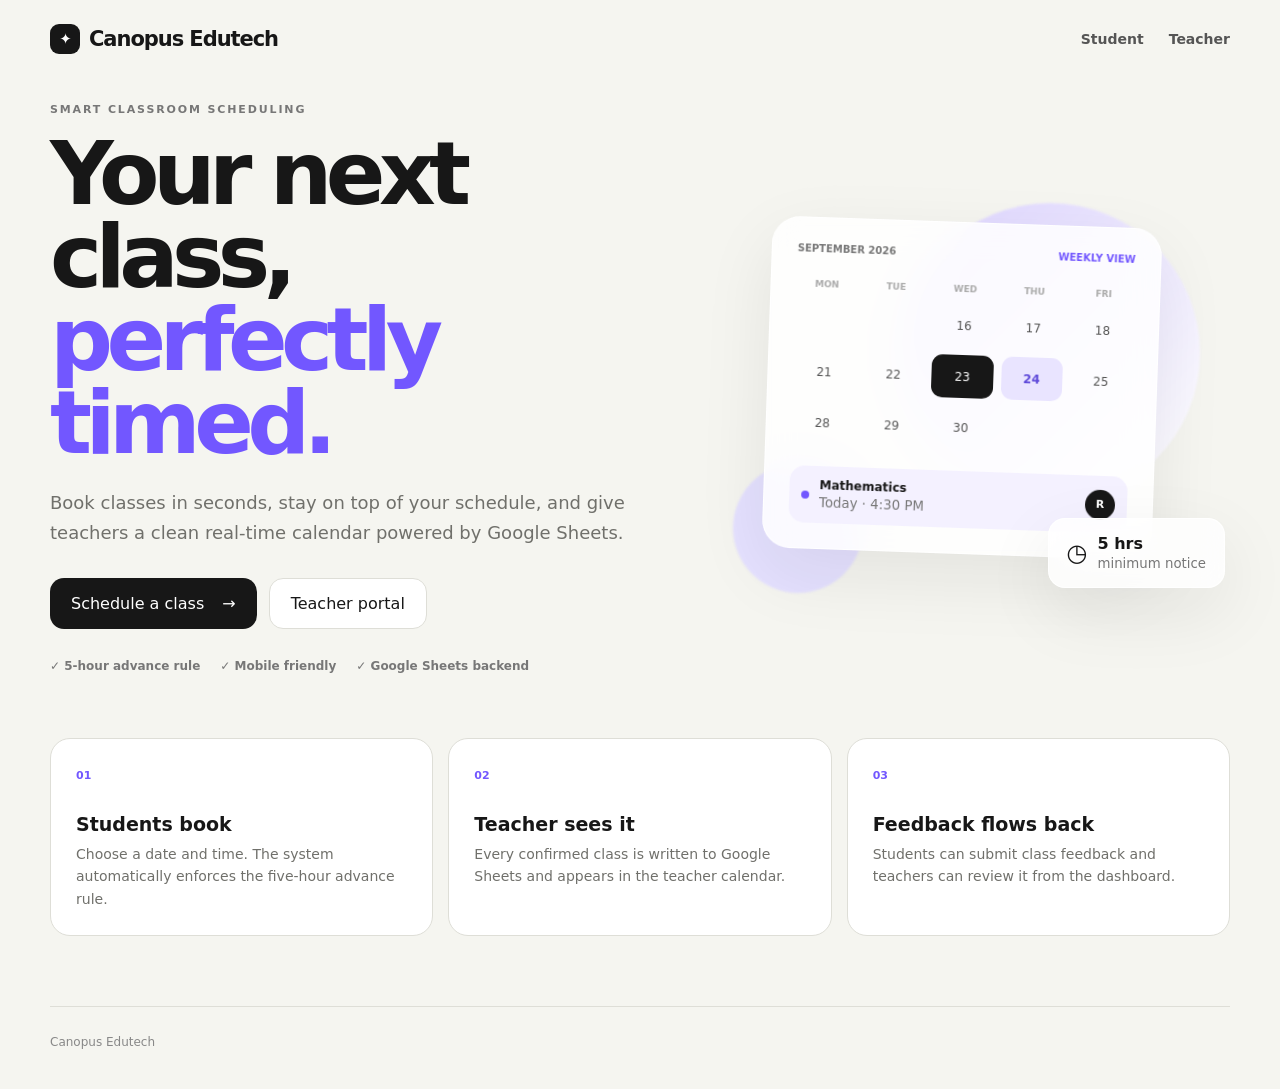
<file: index.html>
<!DOCTYPE html>
<html lang="en">
<head>
  <meta charset="UTF-8">
  <meta name="viewport" content="width=device-width, initial-scale=1.0">
  <title>Canopus Edutech — Smart Class Scheduling</title>
  <link rel="stylesheet" href="css/style.css">
</head>
<body class="landing">
  <nav class="nav container">
    <a class="brand" href="index.html"><span class="brand-mark">✦</span> Canopus Edutech</a>
    <div class="nav-links">
      <a href="student.html">Student</a>
      <a href="teacher-login.html">Teacher</a>
    </div>
  </nav>

  <main>
    <section class="hero container">
      <div class="hero-copy">
        <div class="eyebrow">SMART CLASSROOM SCHEDULING</div>
        <h1>Your next class,<br><span>perfectly timed.</span></h1>
        <p>Book classes in seconds, stay on top of your schedule, and give teachers a clean real-time calendar powered by Google Sheets.</p>
        <div class="hero-actions">
          <a class="btn btn-primary" href="student.html">Schedule a class <span>→</span></a>
          <a class="btn btn-ghost" href="teacher-login.html">Teacher portal</a>
        </div>
        <div class="trust-row"><span>✓ 5-hour advance rule</span><span>✓ Mobile friendly</span><span>✓ Google Sheets backend</span></div>
      </div>
      <div class="hero-visual">
        <div class="orb orb-a"></div><div class="orb orb-b"></div>
        <div class="calendar-card glass">
          <div class="cal-top"><span>SEPTEMBER 2026</span><b>WEEKLY VIEW</b></div>
          <div class="cal-grid mini-days"><b>MON</b><b>TUE</b><b>WED</b><b>THU</b><b>FRI</b></div>
          <div class="cal-grid mini-grid">
            <span></span><span></span><span>16</span><span>17</span><span>18</span>
            <span>21</span><span>22</span><span class="today">23</span><span class="booked">24</span><span>25</span>
            <span>28</span><span>29</span><span>30</span><span></span><span></span>
          </div>
          <div class="event-pill"><span class="dot"></span><div><strong>Mathematics</strong><small>Today · 4:30 PM</small></div><span class="avatar">R</span></div>
        </div>
        <div class="floating-stat glass"><span class="stat-icon">◷</span><div><strong>5 hrs</strong><small>minimum notice</small></div></div>
      </div>
    </section>

    <section class="features container">
      <article class="feature-card"><span>01</span><h3>Students book</h3><p>Choose a date and time. The system automatically enforces the five-hour advance rule.</p></article>
      <article class="feature-card"><span>02</span><h3>Teacher sees it</h3><p>Every confirmed class is written to Google Sheets and appears in the teacher calendar.</p></article>
      <article class="feature-card"><span>03</span><h3>Feedback flows back</h3><p>Students can submit class feedback and teachers can review it from the dashboard.</p></article>
    </section>
  </main>
  <footer class="container footer">Canopus Edutech</footer>
</body>
</html>
</file>
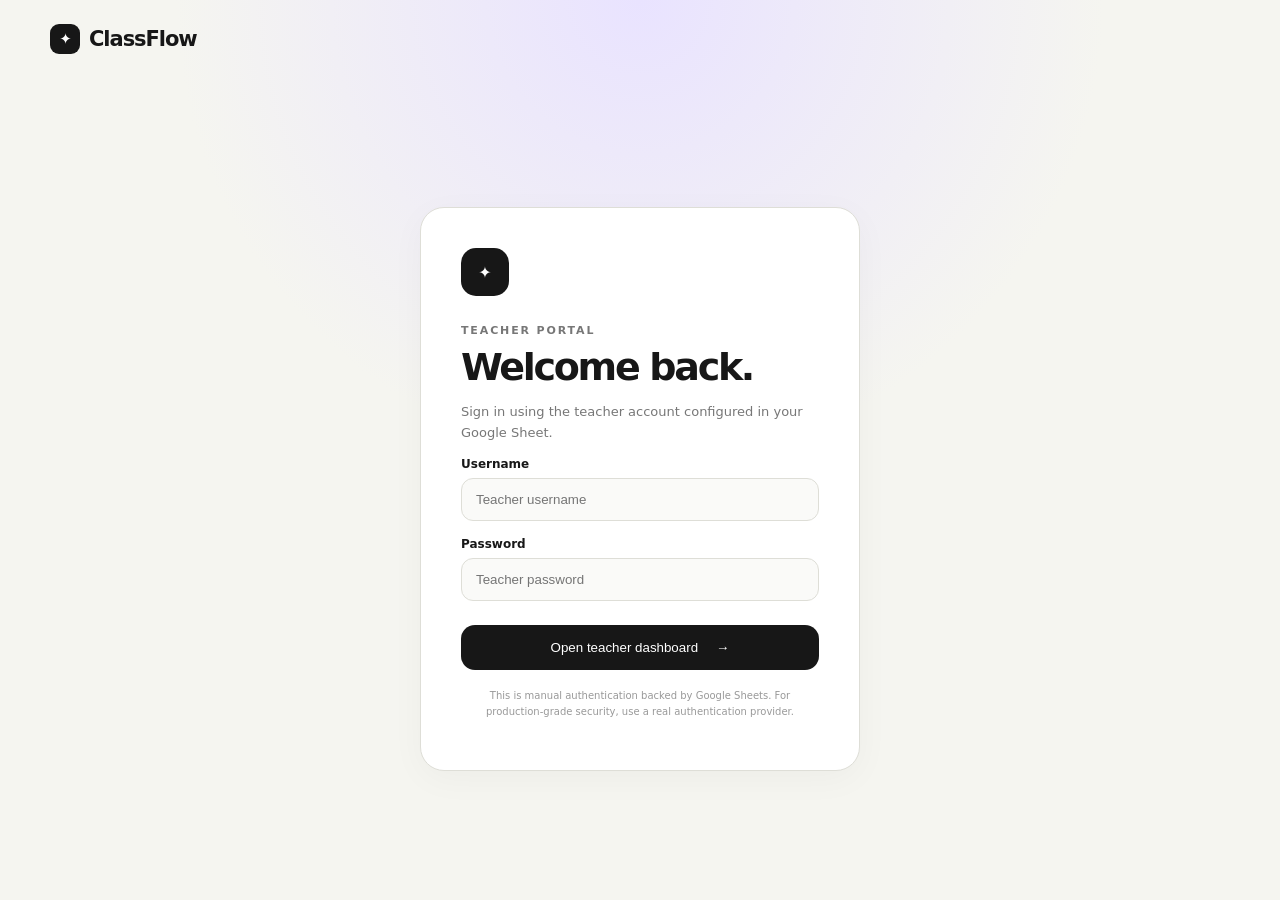
<file: calendar.html>
<!DOCTYPE html>
<html lang="en">
<head><meta charset="UTF-8"><meta name="viewport" content="width=device-width,initial-scale=1.0"><title>Teacher Calendar — ClassFlow</title><link rel="stylesheet" href="css/style.css"><link rel="stylesheet" href="css/calendar.css"></head>
<body>
<nav class="nav container"><a class="brand" href="index.html"><span class="brand-mark">✦</span> ClassFlow</a><div class="nav-links"><a href="teacher.html">Dashboard</a><a class="active" href="calendar.html">Calendar</a><button class="text-btn" id="logoutBtn">Log out</button></div></nav>
<main class="container dashboard">
<section class="page-heading"><div><div class="eyebrow">LIVE SCHEDULE</div><h1>Teacher calendar.</h1><p>Every student booking appears here from Google Sheets.</p></div><div class="calendar-controls"><button class="icon-btn" id="prevMonth">←</button><strong id="monthTitle"></strong><button class="icon-btn" id="nextMonth">→</button></div></section>
<div id="calendarMessage" class="notice hidden"></div>
<section class="panel calendar-panel">
<div class="calendar-week"><span>MON</span><span>TUE</span><span>WED</span><span>THU</span><span>FRI</span><span>SAT</span><span>SUN</span></div>
<div id="calendarGrid" class="calendar-grid"></div>
</section>
</main>
<script src="js/config.js"></script><script src="js/api.js"></script><script src="js/calendar.js"></script>
</body></html>
</file>
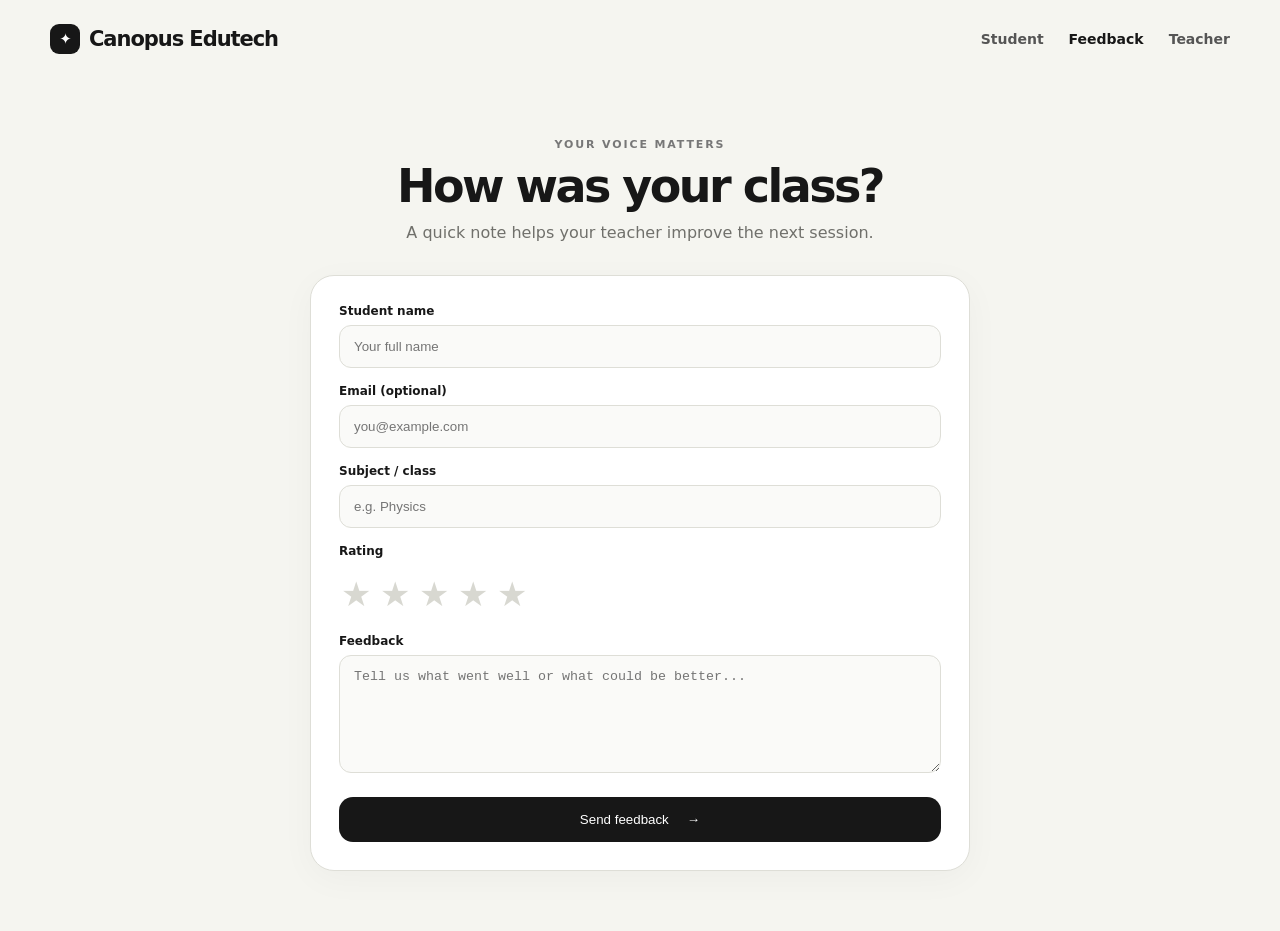
<file: feedback.html>
<!DOCTYPE html>
<html lang="en">
<head>
<meta charset="UTF-8"><meta name="viewport" content="width=device-width, initial-scale=1.0">
<title>Feedback — Canopus Edutech</title><link rel="stylesheet" href="css/style.css">
</head>
<body>
<nav class="nav container"><a class="brand" href="index.html"><span class="brand-mark">✦</span> Canopus Edutech</a><div class="nav-links"><a href="student.html">Student</a><a class="active" href="feedback.html">Feedback</a><a href="teacher-login.html">Teacher</a></div></nav>
<main class="container narrow-page">
  <div class="page-heading centered"><div><div class="eyebrow">YOUR VOICE MATTERS</div><h1>How was your class?</h1><p>A quick note helps your teacher improve the next session.</p></div></div>
  <div id="feedbackMessage" class="notice hidden"></div>
  <section class="panel feedback-panel">
    <form id="feedbackForm">
      <label>Student name<input id="fbName" required maxlength="80" placeholder="Your full name"></label>
      <label>Email (optional)<input id="fbEmail" type="email" maxlength="120" placeholder="you@example.com"></label>
      <label>Subject / class<input id="fbSubject" maxlength="100" placeholder="e.g. Physics"></label>
      <div><span class="field-label">Rating</span><div class="stars" id="stars">
        <button type="button" data-value="1">★</button><button type="button" data-value="2">★</button><button type="button" data-value="3">★</button><button type="button" data-value="4">★</button><button type="button" data-value="5">★</button>
      </div><input id="rating" type="hidden" value="0" required></div>
      <label>Feedback<textarea id="fbText" rows="6" required maxlength="1000" placeholder="Tell us what went well or what could be better..."></textarea></label>
      <button class="btn btn-primary btn-full" type="submit" id="feedbackBtn">Send feedback <span>→</span></button>
    </form>
  </section>
</main>
<script src="js/config.js"></script><script src="js/api.js"></script><script src="js/feedback.js"></script>
</body></html>
</file>
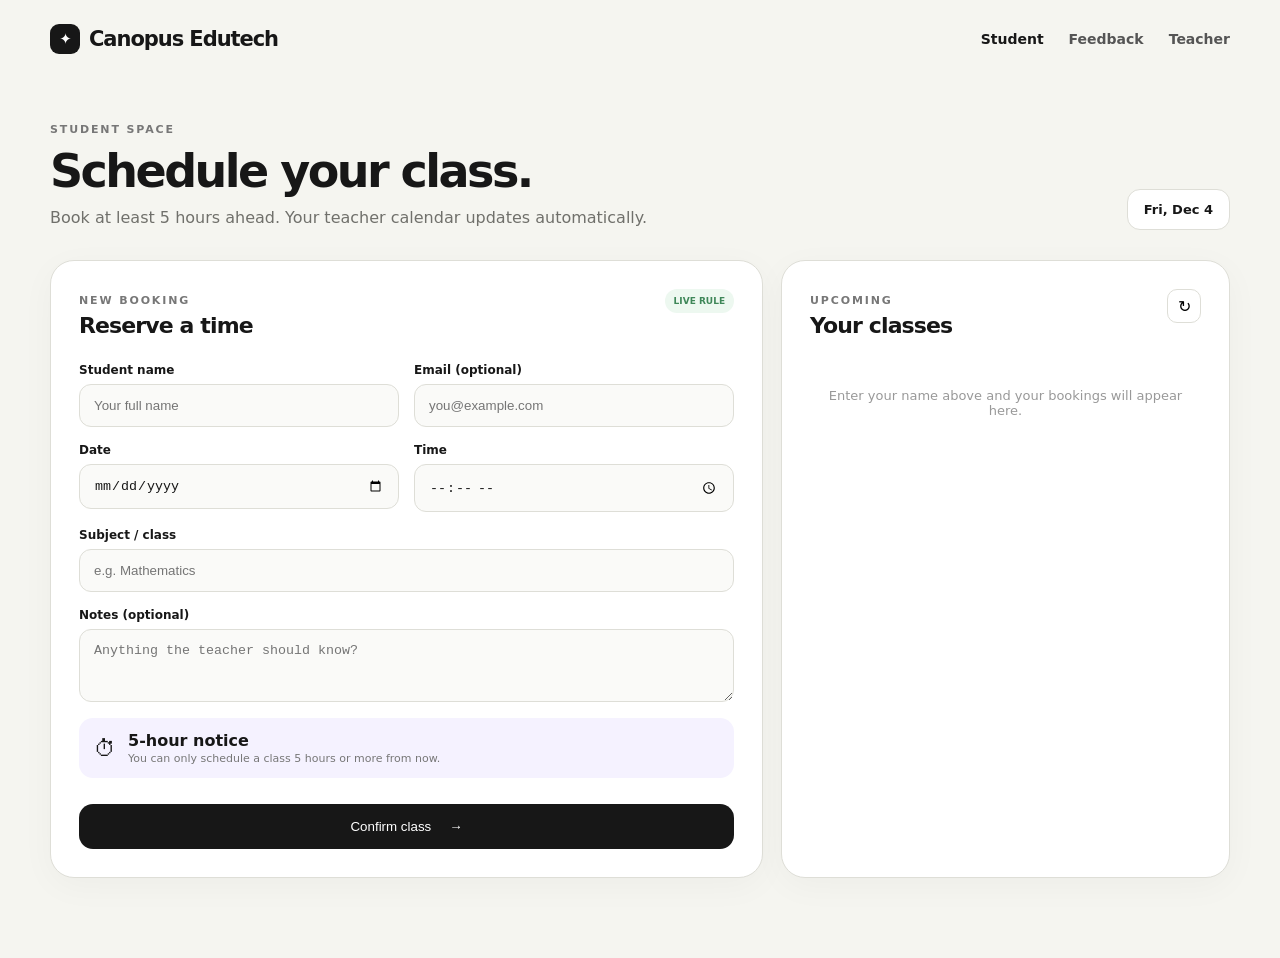
<file: student.html>
<!DOCTYPE html>
<html lang="en">
<head>
<meta charset="UTF-8"><meta name="viewport" content="width=device-width, initial-scale=1.0">
<title>Student Dashboard — Canopus Edutech</title><link rel="stylesheet" href="css/style.css">
</head>
<body>
<nav class="nav container"><a class="brand" href="index.html"><span class="brand-mark">✦</span> Canopus Edutech</a><div class="nav-links"><a class="active" href="student.html">Student</a><a href="feedback.html">Feedback</a><a href="teacher-login.html">Teacher</a></div></nav>
<main class="container dashboard">
  <section class="page-heading"><div><div class="eyebrow">STUDENT SPACE</div><h1>Schedule your class.</h1><p>Book at least 5 hours ahead. Your teacher calendar updates automatically.</p></div><div class="date-chip" id="todayChip"></div></section>

  <div id="studentMessage" class="notice hidden"></div>

  <section class="dashboard-grid">
    <div class="panel booking-panel">
      <div class="panel-head"><div><span class="section-kicker">NEW BOOKING</span><h2>Reserve a time</h2></div><span class="live-dot">LIVE RULE</span></div>
      <form id="bookingForm">
        <div class="form-grid">
          <label>Student name<input id="studentName" required maxlength="80" placeholder="Your full name"></label>
          <label>Email (optional)<input id="studentEmail" type="email" maxlength="120" placeholder="you@example.com"></label>
        </div>
        <div class="form-grid">
          <label>Date<input id="classDate" type="date" required></label>
          <label>Time<input id="classTime" type="time" required></label>
        </div>
        <label>Subject / class<input id="subject" required maxlength="100" placeholder="e.g. Mathematics"></label>
        <label>Notes (optional)<textarea id="notes" rows="3" maxlength="300" placeholder="Anything the teacher should know?"></textarea></label>
        <div class="rule-box"><span>⏱</span><div><strong>5-hour notice</strong><small>You can only schedule a class 5 hours or more from now.</small></div></div>
        <button class="btn btn-primary btn-full" type="submit" id="bookBtn">Confirm class <span>→</span></button>
      </form>
    </div>

    <aside class="panel upcoming-panel">
      <div class="panel-head"><div><span class="section-kicker">UPCOMING</span><h2>Your classes</h2></div><button class="icon-btn" id="refreshBtn" title="Refresh">↻</button></div>
      <div id="upcomingList" class="class-list"><div class="empty">Enter your name above and your bookings will appear here.</div></div>
    </aside>
  </section>
</main>
<script src="js/config.js"></script><script src="js/api.js"></script><script src="js/student.js"></script>
</body></html>
</file>
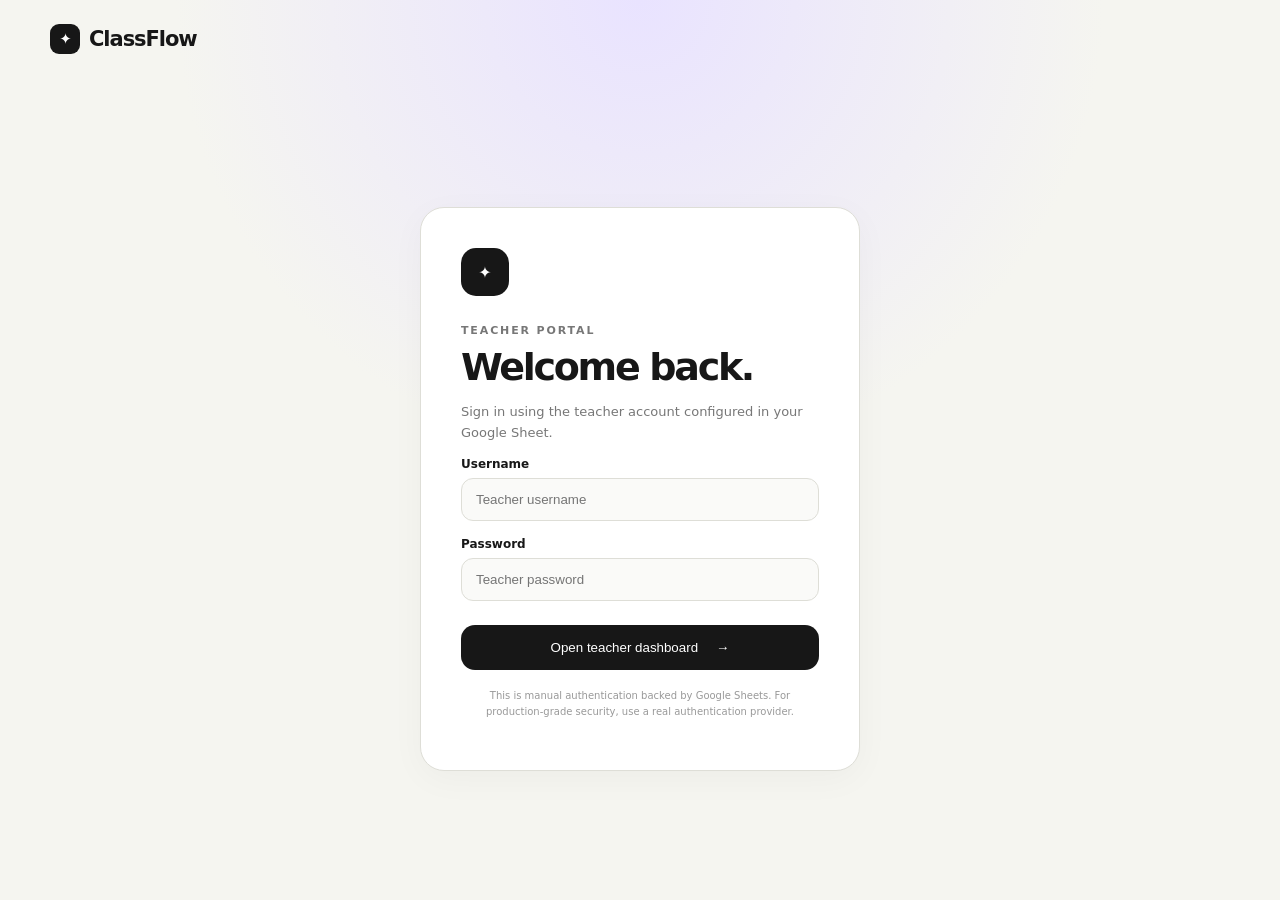
<file: teacher-login.html>
<!DOCTYPE html>
<html lang="en">
<head><meta charset="UTF-8"><meta name="viewport" content="width=device-width,initial-scale=1.0"><title>Teacher Login — ClassFlow</title><link rel="stylesheet" href="css/style.css"></head>
<body class="auth-page">
<nav class="nav container"><a class="brand" href="index.html"><span class="brand-mark">✦</span> ClassFlow</a></nav>
<main class="auth-wrap">
  <section class="auth-card panel">
    <div class="auth-logo">✦</div><div class="eyebrow">TEACHER PORTAL</div><h1>Welcome back.</h1><p>Sign in using the teacher account configured in your Google Sheet.</p>
    <div id="loginMessage" class="notice hidden"></div>
    <form id="teacherLoginForm">
      <label>Username<input id="teacherUsername" required autocomplete="username" placeholder="Teacher username"></label>
      <label>Password<input id="teacherPassword" required type="password" autocomplete="current-password" placeholder="Teacher password"></label>
      <button class="btn btn-primary btn-full" type="submit" id="loginBtn">Open teacher dashboard <span>→</span></button>
    </form>
    <p class="small-note">This is manual authentication backed by Google Sheets. For production-grade security, use a real authentication provider.</p>
  </section>
</main>
<script src="js/config.js"></script><script src="js/api.js"></script><script src="js/teacher-login.js"></script>
</body></html>
</file>
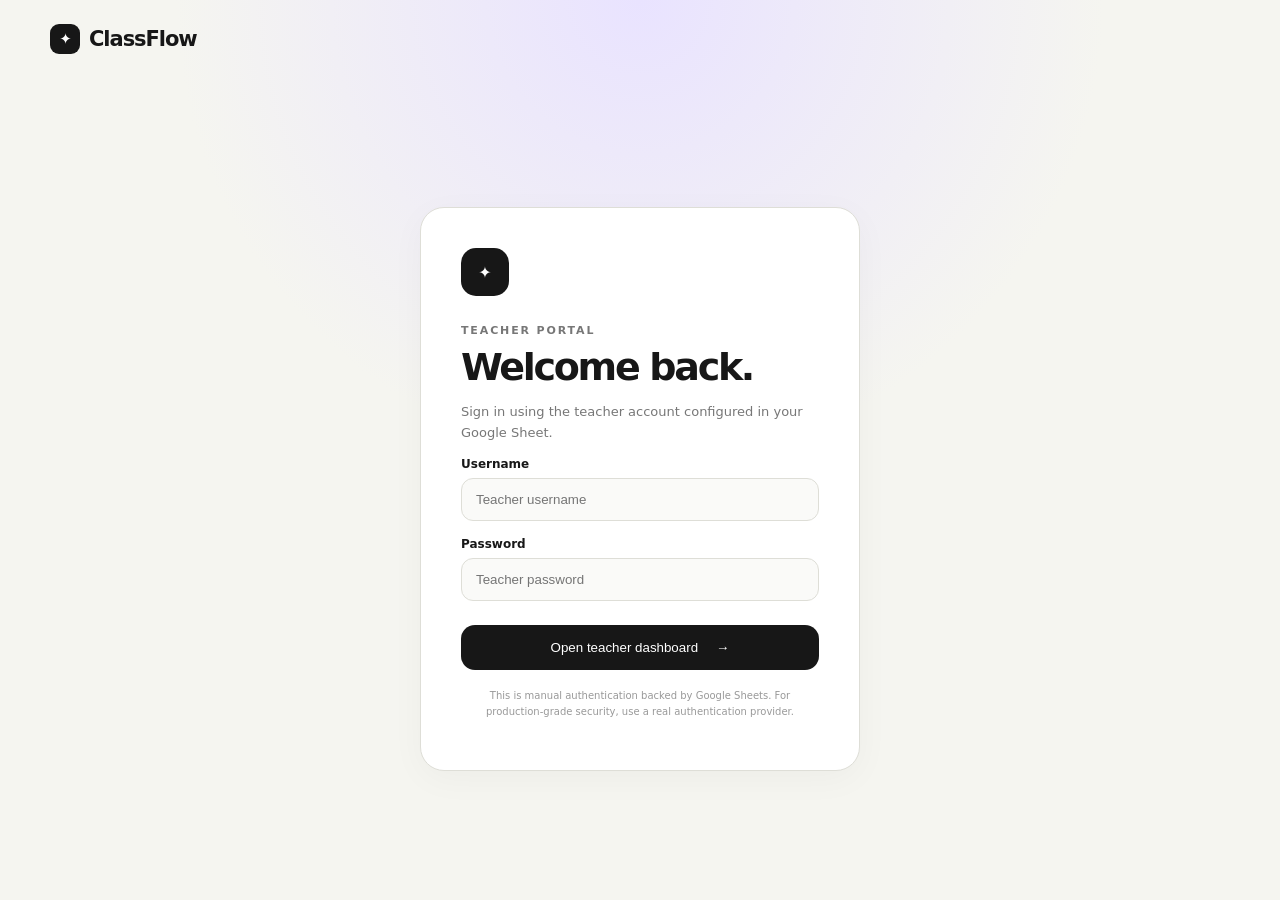
<file: teacher.html>
<!DOCTYPE html>
<html lang="en">
<head><meta charset="UTF-8"><meta name="viewport" content="width=device-width,initial-scale=1.0"><title>Teacher Dashboard — ClassFlow</title><link rel="stylesheet" href="css/style.css"><link rel="stylesheet" href="css/calendar.css"></head>
<body>
<nav class="nav container"><a class="brand" href="index.html"><span class="brand-mark">✦</span> ClassFlow</a><div class="nav-links"><a class="active" href="teacher.html">Dashboard</a><a href="calendar.html">Calendar</a><button class="text-btn" id="logoutBtn">Log out</button></div></nav>
<main class="container dashboard">
<section class="page-heading"><div><div class="eyebrow">TEACHER DASHBOARD</div><h1 id="teacherGreeting">Your classroom, in one view.</h1><p>Bookings and feedback are pulled directly from your Google Sheet.</p></div><div class="date-chip" id="teacherDate"></div></section>
<div id="teacherMessage" class="notice hidden"></div>
<section class="stats-grid">
<div class="stat-card"><small>TODAY</small><strong id="todayCount">—</strong><span>classes</span></div>
<div class="stat-card"><small>UPCOMING</small><strong id="upcomingCount">—</strong><span>scheduled</span></div>
<div class="stat-card"><small>FEEDBACK</small><strong id="feedbackCount">—</strong><span>responses</span></div>
<div class="stat-card"><small>AVG RATING</small><strong id="avgRating">—</strong><span>out of 5</span></div>
</section>
<section class="dashboard-grid teacher-grid">
<div class="panel"><div class="panel-head"><div><span class="section-kicker">NEXT SESSIONS</span><h2>Upcoming classes</h2></div><button class="icon-btn" id="refreshTeacher">↻</button></div><div id="teacherClasses" class="class-list"></div></div>
<div class="panel"><div class="panel-head"><div><span class="section-kicker">RECENT VOICES</span><h2>Feedback</h2></div><a class="mini-link" href="feedback.html">Student page →</a></div><div id="teacherFeedback" class="feedback-list"></div></div>
</section>
</main>
<script src="js/config.js"></script><script src="js/api.js"></script><script src="js/teacher.js"></script>
</body></html>
</file>
<file: css/style.css>
:root{--bg:#f5f5f0;--ink:#171717;--muted:#70706b;--line:#deded7;--card:#fff;--accent:#7257ff;--accent2:#a28cff;--shadow:0 24px 70px rgba(25,25,20,.08);--radius:24px}*{box-sizing:border-box}html{scroll-behavior:smooth}body{margin:0;background:var(--bg);color:var(--ink);font-family:Inter,ui-sans-serif,system-ui,-apple-system,BlinkMacSystemFont,"Segoe UI",sans-serif}a{color:inherit;text-decoration:none}.container{width:min(1180px,calc(100% - 40px));margin:auto}.nav{height:78px;display:flex;align-items:center;justify-content:space-between}.brand{font-weight:900;letter-spacing:-.05em;font-size:21px;display:flex;align-items:center;gap:9px}.brand-mark{display:grid;place-items:center;width:30px;height:30px;border-radius:9px;background:var(--ink);color:white;font-size:15px}.nav-links{display:flex;align-items:center;gap:25px;color:#555;font-size:14px;font-weight:700}.nav-links a.active,.nav-links a:hover{color:var(--ink)}.text-btn{border:0;background:none;font:inherit;color:#555;cursor:pointer}.hero{min-height:620px;display:grid;grid-template-columns:1.05fr .95fr;align-items:center;gap:50px}.eyebrow,.section-kicker{font-size:11px;font-weight:900;letter-spacing:.17em;color:#777}.hero h1{font-size:clamp(52px,7vw,88px);line-height:.94;letter-spacing:-.075em;margin:17px 0 24px}.hero h1 span{color:var(--accent)}.hero-copy>p{font-size:18px;line-height:1.65;color:var(--muted);max-width:590px}.hero-actions{display:flex;gap:12px;margin:30px 0}.btn{display:inline-flex;align-items:center;justify-content:center;gap:18px;padding:15px 21px;border:0;border-radius:14px;font:800 14px inherit;cursor:pointer;transition:.2s transform,.2s box-shadow}.btn:hover{transform:translateY(-2px);box-shadow:0 12px 30px rgba(0,0,0,.1)}.btn-primary{background:var(--ink);color:#fff}.btn-ghost{background:#fff;border:1px solid var(--line)}.btn-full{width:100%;margin-top:8px}.trust-row{display:flex;gap:20px;flex-wrap:wrap;color:#777;font-size:12px;font-weight:700}.hero-visual{min-height:470px;position:relative;display:grid;place-items:center}.orb{position:absolute;border-radius:50%;filter:blur(1px)}.orb-a{width:300px;height:300px;background:linear-gradient(135deg,#ddd4ff,#fff);top:50px;right:30px}.orb-b{width:130px;height:130px;background:#e5e1ff;bottom:30px;left:40px}.glass{background:rgba(255,255,255,.82);backdrop-filter:blur(18px);border:1px solid rgba(255,255,255,.9);box-shadow:var(--shadow)}.calendar-card{position:relative;width:min(390px,90%);padding:25px;border-radius:28px;transform:rotate(2deg);z-index:2}.cal-top{display:flex;justify-content:space-between;font-size:10px;font-weight:900;color:#777}.cal-top b{color:var(--accent)}.cal-grid{display:grid;grid-template-columns:repeat(5,1fr);gap:8px;text-align:center}.mini-days{margin:25px 0 10px;font-size:9px;color:#aaa}.mini-grid span{height:43px;display:grid;place-items:center;border-radius:11px;font-size:12px;color:#555}.mini-grid .today{background:var(--ink);color:#fff}.mini-grid .booked{background:#e9e4ff;color:#5d48d9;font-weight:800}.event-pill{margin-top:22px;background:#f4f1ff;padding:12px;border-radius:15px;display:flex;align-items:center;gap:10px}.event-pill .dot{width:8px;height:8px;background:var(--accent);border-radius:50%}.event-pill div{flex:1}.event-pill strong{display:block;font-size:12px}.event-pill small{color:#777}.avatar{width:30px;height:30px;border-radius:50%;background:#181818;color:white;display:grid;place-items:center;font-size:11px;font-weight:800}.floating-stat{position:absolute;bottom:35px;right:5px;padding:15px 18px;border-radius:17px;display:flex;gap:10px;align-items:center;z-index:3}.stat-icon{font-size:24px}.floating-stat strong{display:block}.floating-stat small{color:#777}.features{display:grid;grid-template-columns:repeat(3,1fr);gap:15px;padding:40px 0 70px}.feature-card{background:#fff;border:1px solid var(--line);padding:25px;border-radius:20px}.feature-card>span{font-size:11px;color:var(--accent);font-weight:900}.feature-card h3{margin:30px 0 8px;font-size:19px}.feature-card p{margin:0;color:var(--muted);line-height:1.6;font-size:14px}.footer{border-top:1px solid var(--line);padding:28px 0 40px;color:#888;font-size:12px}.dashboard{padding:45px 0 80px}.page-heading{display:flex;justify-content:space-between;align-items:end;gap:30px;margin-bottom:30px}.page-heading h1{font-size:46px;letter-spacing:-.055em;margin:8px 0}.page-heading p{color:var(--muted);margin:0;line-height:1.5}.centered{text-align:center;justify-content:center;align-items:center}.date-chip,.calendar-controls{background:#fff;border:1px solid var(--line);padding:12px 16px;border-radius:13px;font-weight:800;font-size:13px}.dashboard-grid{display:grid;grid-template-columns:1.35fr .85fr;gap:18px}.teacher-grid{grid-template-columns:1fr 1fr}.panel{background:var(--card);border:1px solid var(--line);border-radius:var(--radius);padding:28px;box-shadow:0 8px 35px rgba(20,20,15,.035)}.panel-head{display:flex;justify-content:space-between;align-items:start;margin-bottom:25px}.panel h2{font-size:22px;letter-spacing:-.04em;margin:5px 0 0}.live-dot{font-size:9px;color:#3f8759;background:#edf8f0;border-radius:99px;padding:7px 9px;font-weight:900}.form-grid{display:grid;grid-template-columns:1fr 1fr;gap:15px}label,.field-label{display:block;font-size:12px;font-weight:800;margin-bottom:16px}input,textarea{display:block;width:100%;margin-top:7px;padding:13px 14px;border:1px solid var(--line);border-radius:12px;background:#fafaf8;font:500 14px inherit;color:var(--ink);outline:none}input:focus,textarea:focus{border-color:var(--accent);box-shadow:0 0 0 3px rgba(114,87,255,.09)}textarea{resize:vertical}.rule-box{display:flex;gap:12px;align-items:center;background:#f5f2ff;border-radius:14px;padding:13px 15px;margin:4px 0 18px}.rule-box span{font-size:22px}.rule-box strong,.rule-box small{display:block}.rule-box small{font-size:11px;color:#777;margin-top:2px}.icon-btn{width:34px;height:34px;border:1px solid var(--line);background:#fff;border-radius:10px;cursor:pointer;font-size:16px}.class-list{display:flex;flex-direction:column;gap:10px}.class-item{border:1px solid var(--line);border-radius:15px;padding:14px;display:flex;gap:12px;align-items:center}.class-time{min-width:72px;font-weight:900;font-size:12px}.class-main{flex:1}.class-main strong{display:block;font-size:13px}.class-main small{display:block;color:#777;margin-top:3px}.class-status{font-size:9px;font-weight:900;background:#eef8f0;color:#3d7b51;border-radius:99px;padding:6px}.empty{padding:25px 5px;color:#999;font-size:13px;text-align:center}.notice{padding:13px 15px;border-radius:13px;background:#f0edff;color:#5742c6;font-size:13px;margin-bottom:18px}.notice.error{background:#fff0ef;color:#a34238}.hidden{display:none!important}.mini-link{font-size:12px;font-weight:800;color:var(--accent)}.stats-grid{display:grid;grid-template-columns:repeat(4,1fr);gap:13px;margin-bottom:18px}.stat-card{background:#fff;border:1px solid var(--line);border-radius:18px;padding:20px}.stat-card small{font-size:9px;letter-spacing:.12em;font-weight:900;color:#999}.stat-card strong{font-size:32px;display:block;margin:8px 0 0;letter-spacing:-.06em}.stat-card span{font-size:11px;color:#888}.feedback-item{border-bottom:1px solid var(--line);padding:13px 0}.feedback-item:last-child{border-bottom:0}.feedback-meta{display:flex;justify-content:space-between;font-size:12px;font-weight:800}.stars-small{letter-spacing:2px;color:#8d75ff}.feedback-item p{font-size:12px;color:#666;line-height:1.55;margin:7px 0}.narrow-page{max-width:700px;padding:60px 20px}.feedback-panel{margin-top:20px}.stars{display:flex;gap:5px;margin:8px 0 20px}.stars button{background:none;border:0;color:#d8d8d1;font-size:34px;cursor:pointer;padding:0 2px}.stars button.selected{color:#765cff}.auth-page{min-height:100vh;background:radial-gradient(circle at 50% 0,#e9e3ff 0,#f5f5f0 42%)}.auth-wrap{min-height:calc(100vh - 78px);display:grid;place-items:center;padding:30px}.auth-card{width:min(440px,100%);padding:40px}.auth-logo{width:48px;height:48px;border-radius:15px;background:var(--ink);color:#fff;display:grid;place-items:center;margin-bottom:28px}.auth-card h1{font-size:38px;letter-spacing:-.06em;margin:8px 0}.auth-card>p{color:#777;font-size:13px;line-height:1.6}.small-note{font-size:10px!important;color:#999!important;margin-top:18px;text-align:center}.calendar-controls{display:flex;align-items:center;gap:12px}.calendar-controls strong{min-width:135px;text-align:center}.calendar-panel{padding:0;overflow:hidden}.calendar-week{display:grid;grid-template-columns:repeat(7,1fr);background:#fafaf8;border-bottom:1px solid var(--line)}.calendar-week span{padding:14px;text-align:center;font-size:9px;font-weight:900;color:#999}.calendar-grid{display:grid;grid-template-columns:repeat(7,1fr)}.day-cell{min-height:130px;border-right:1px solid var(--line);border-bottom:1px solid var(--line);padding:10px}.day-cell:nth-child(7n){border-right:0}.day-num{font-size:11px;font-weight:900}.day-cell.muted{background:#fafaf8;color:#bbb}.day-cell.today .day-num{background:var(--ink);color:white;border-radius:50%;width:25px;height:25px;display:grid;place-items:center}.calendar-event{background:#f0edff;color:#5944c5;border-left:3px solid var(--accent);padding:7px;margin-top:8px;border-radius:7px;font-size:10px}.calendar-event strong{display:block}.calendar-event span{display:block;margin-top:2px;color:#7869b7}@media(max-width:850px){.hero{grid-template-columns:1fr;padding:55px 0 20px}.hero-visual{min-height:390px}.features,.dashboard-grid,.teacher-grid{grid-template-columns:1fr}.stats-grid{grid-template-columns:1fr 1fr}.page-heading{align-items:start;flex-direction:column}.calendar-controls{align-self:stretch;justify-content:space-between}}@media(max-width:600px){.container{width:min(100% - 26px,1180px)}.nav{height:68px}.nav-links{gap:12px}.nav-links a{font-size:12px}.hero h1{font-size:52px}.hero-copy>p{font-size:15px}.trust-row{font-size:10px}.features{grid-template-columns:1fr}.panel{padding:20px;border-radius:19px}.form-grid{grid-template-columns:1fr}.page-heading h1{font-size:36px}.stats-grid{gap:8px}.stat-card{padding:14px}.stat-card strong{font-size:25px}.calendar-week span{padding:10px 2px;font-size:8px}.day-cell{min-height:90px;padding:7px}.calendar-event{font-size:8px;padding:5px}.calendar-event span{display:none}.calendar-controls{width:100%}.floating-stat{right:0}.calendar-card{width:95%}}
</file>
<file: css/calendar.css>
/* Calendar-specific polish is kept separate so it is easy to customize. */
.calendar-event{cursor:default;transition:transform .15s}.calendar-event:hover{transform:translateY(-1px)}
</file>
